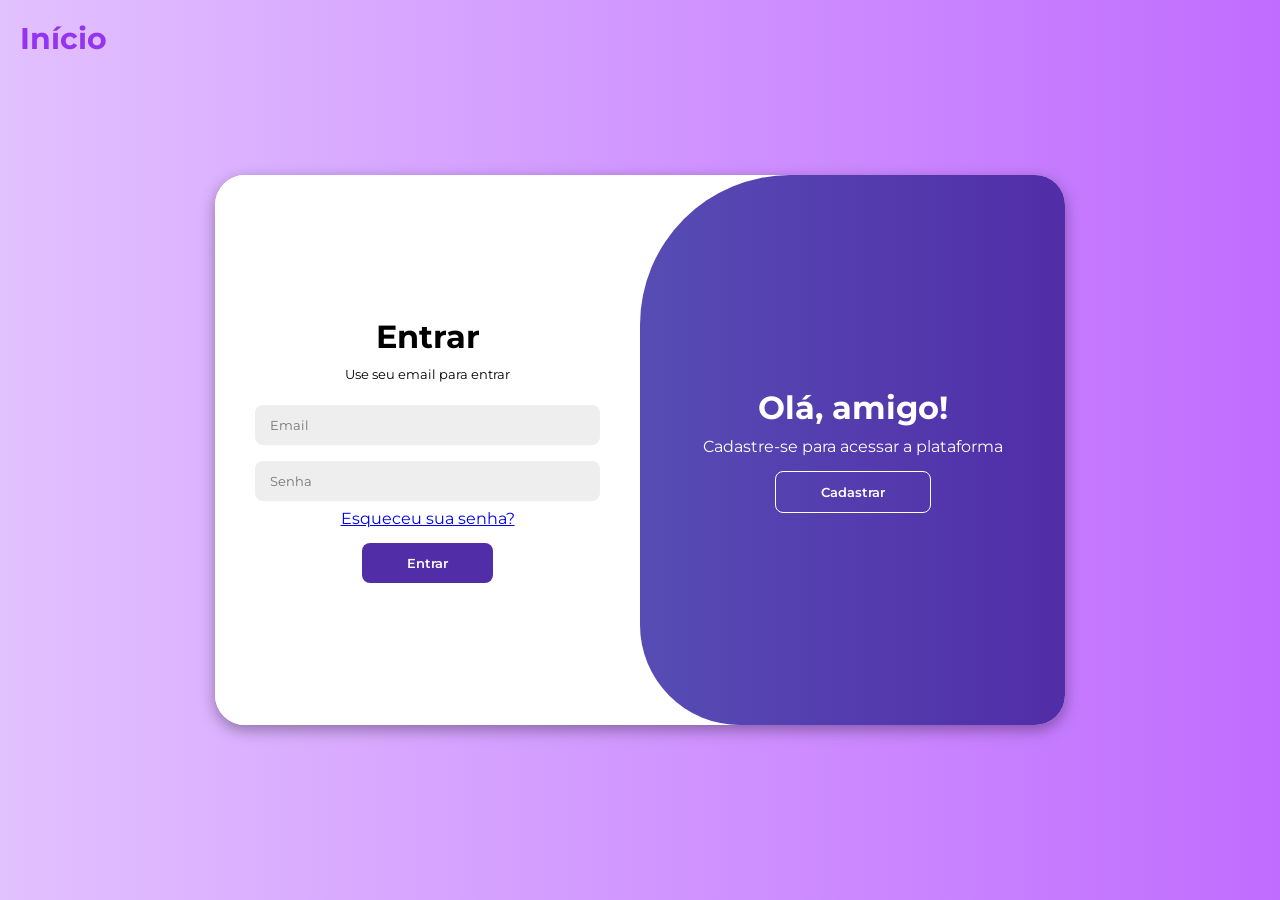
<file: ProjetoTCCetec/TelaCadastroLogin/index.html>
<!doctype html>
<html lang="pt-br">

<head>

    <meta charset="UTF-8" />
    <meta name="viewport" content="width=device-width, initial-scale=1.0" />

    <link rel="stylesheet" href="https://cdnjs.cloudflare.com/ajax/libs/font-awesome/6.5.1/css/all.min.css" />

    <link rel="stylesheet" href="style.css" />

    <title>First Step Dev</title>

    <style>
        .header {
            position: absolute;
            top: 20px;
            left: 20px;
            z-index: 1000;
        }

        .header nav a {
            text-decoration: none;
            color: rgb(148, 51, 240);
            font-size: 30px;
            font-weight: bold;
        }
    </style>

</head>

<body>

    <header class="header">

        <nav>
            <a href="../TelaMenu/Menu.html">Início</a>
        </nav>

    </header>

    <div class="container" id="container">

        <!-- CADASTRO -->
        <div class="form-container sign-up">

            <form>

                <h1>Criar Conta</h1>

                <span>Use seu email para se cadastrar</span>

                <input type="text" placeholder="Nome Completo" required pattern="^[A-Za-zÀ-ÿ]+(\s+[A-Za-zÀ-ÿ]+)+$"
                    title="Por favor, insira seu nome e pelo menos um sobrenome." />

                <input type="email" placeholder="Email" required pattern="^[a-zA-Z0-9._%+-]+@[a-zA-Z0-9.-]+\.com$"
                    title="Digite um email terminado em .com" />

                <input type="password" placeholder="Senha" required
                    pattern="^(?=.*[A-Za-z])(?=.*\d)(?=.*[@$!%*#?&]).{8,}$"
                    title="A senha deve ter no mínimo 8 caracteres, incluindo letra, número e caractere especial." />

                <input type="password" placeholder="Confirmar Senha" required />

                <select name="nivelCadastro" id="nivelCadastro" required class="selection">

                    <option value="" disabled selected>
                        Selecione...
                    </option>

                    <option value="aprendiz">
                        Aprendiz
                    </option>

                    <option value="profissional">
                        Profissional
                    </option>

                </select>

                <button type="submit">
                    Cadastrar
                </button>

            </form>

        </div>

        <!-- LOGIN -->
        <div class="form-container sign-in">

            <form id="formLogin">

                <h1>Entrar</h1>

                <span>Use seu email para entrar</span>

                <input type="email" placeholder="Email" required pattern="^[a-zA-Z0-9._%+-]+@[a-zA-Z0-9.-]+\.com$"
                    title="Digite um email terminado em .com" />

                <input type="password" placeholder="Senha" required
                    pattern="^(?=.*[A-Za-z])(?=.*\d)(?=.*[@$!%*#?&]).{8,}$"
                    title="A senha deve ter no mínimo 8 caracteres, incluindo letra, número e caractere especial." />

                <a href="TelaEsqueciSenha/Senha.html">
                    Esqueceu sua senha?
                </a>
                <button type="submit">
                    Entrar
                </button>

            </form>

        </div>

        <!-- PAINEL ROXO -->
        <div class="toggle-container">

            <div class="toggle">

                <div class="toggle-panel toggle-left">

                    <h1>Bem-vindo!</h1>

                    <p>Já possui uma conta?</p>

                    <button class="hidden" id="login">
                        Entrar
                    </button>

                </div>

                <div class="toggle-panel toggle-right">

                    <h1>Olá, amigo!</h1>

                    <p>Cadastre-se para acessar a plataforma</p>

                    <button class="hidden" id="register">
                        Cadastrar
                    </button>

                </div>

            </div>

        </div>

    </div>

    <script>

        const formLogin = document.getElementById("formLogin");

        formLogin.addEventListener("submit", function (event) {

            event.preventDefault();

            const email = formLogin.querySelector('input[type="email"]').value;

            const senha = formLogin.querySelector('input[type="password"]').value;

            if (email !== "" && senha !== "") {

                window.location.href = "TelaPrincipal/Principal.html";

            } else {

                alert("Preencha todos os campos!");

            }
        });

    </script>

    <script src="script.js"></script>

</body>

</html>
</file>
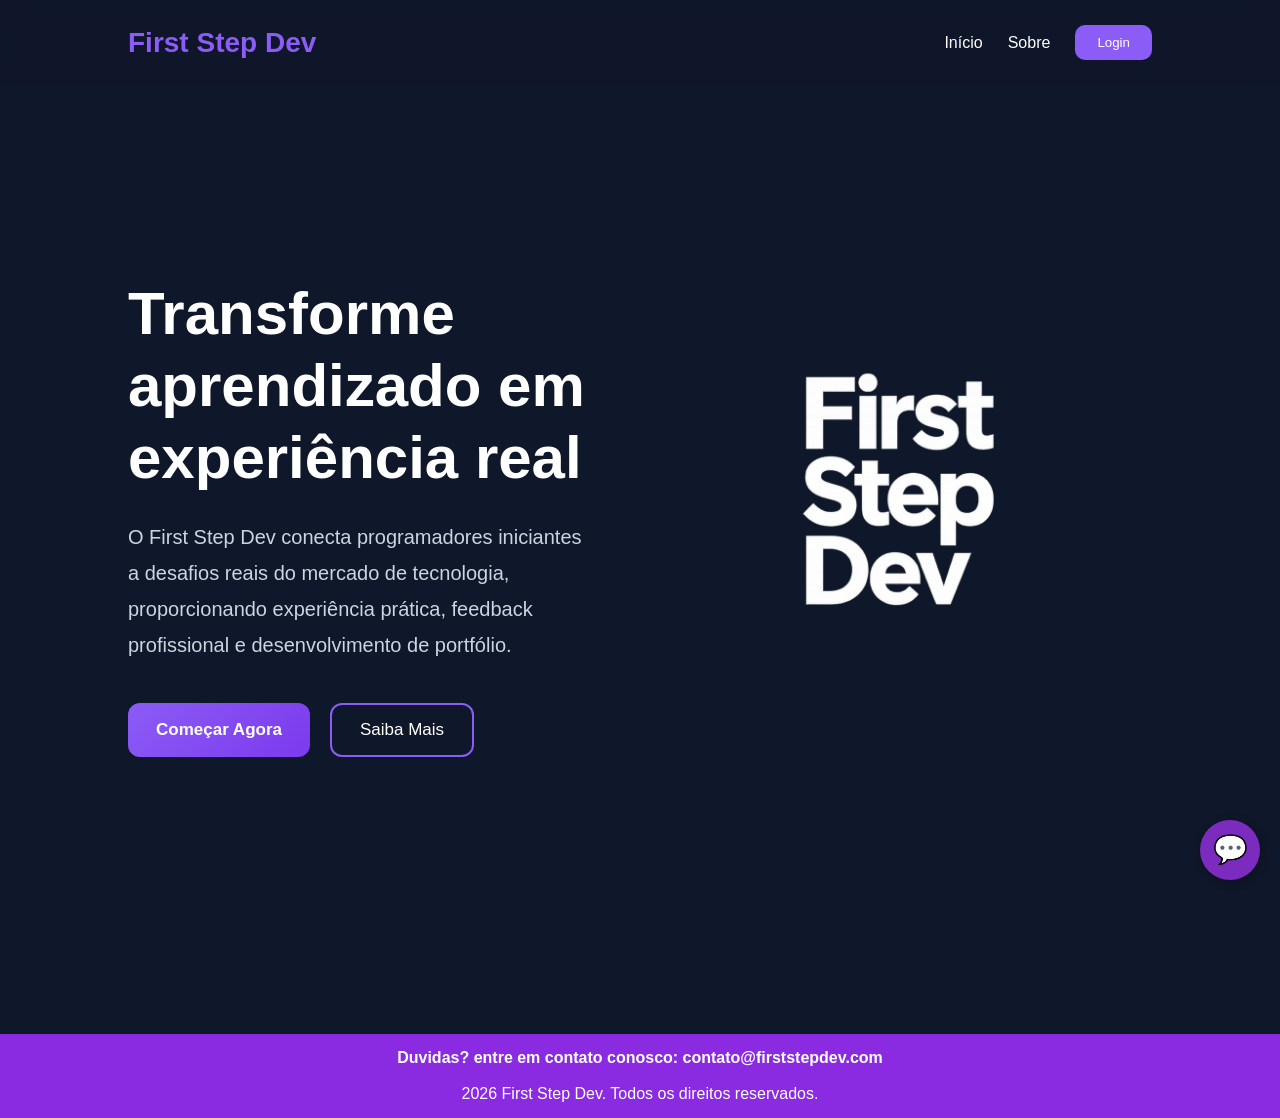
<file: ProjetoTCCetec/TelaMenu/Menu.html>
<!DOCTYPE html>
<html lang="pt-br">

<head>
    <meta charset="UTF-8">
    <meta name="viewport" content="width=device-width, initial-scale=1.0">

    <link rel="stylesheet" href="Menu.css">

    <title>First Step Dev</title>
</head>

<body>

    <!-- HEADER -->

    <header class="header">

        <a href="Menu.html" class="logo">
            First Step Dev
        </a>


        <nav>

            <a href="Menu.html">Início</a>
            <a href="TelaSobre/Sobre.html">
                Sobre
            </a>

            <button class="login-btn" onclick="irParaLogin()">
                Login
            </button>

        </nav>

    </header>

    <!-- HERO -->

    <section class="hero">

        <div class="hero-text">

            <h1>
                Transforme aprendizado em experiência real
            </h1>

            <p>
                O First Step Dev conecta programadores iniciantes
                a desafios reais do mercado de tecnologia,
                proporcionando experiência prática, feedback profissional
                e desenvolvimento de portfólio.
            </p>

            <div class="buttons">

                <button class="primary-btn" onclick="irParaLogin()">
                    Começar Agora
                </button>


                <button class="secondary-btn" onclick="window.location.href='TelaSobre/Sobre.html'">
                    Saiba Mais
                </button>

            </div>

        </div>

        <div class="hero-image">

            <img src="logo.png" alt="Imagem de Programação">

        </div>

    </section>

    <script src="Menu.js"></script>

    <footer class="rodape-principal">
        <a class="footer-link" href="mailto:contato@firststepdev.com">Duvidas? entre em contato conosco:
            contato@firststepdev.com </a>
        <br>
    
        <br>
        <p> 2026 First Step Dev. Todos os direitos reservados.</p>
    </footer>

    <a href="https://wa.me/5511956304792" class="whatsapp-float" target="_blank">
       💬
    </a>
</body>

</html>
</file>
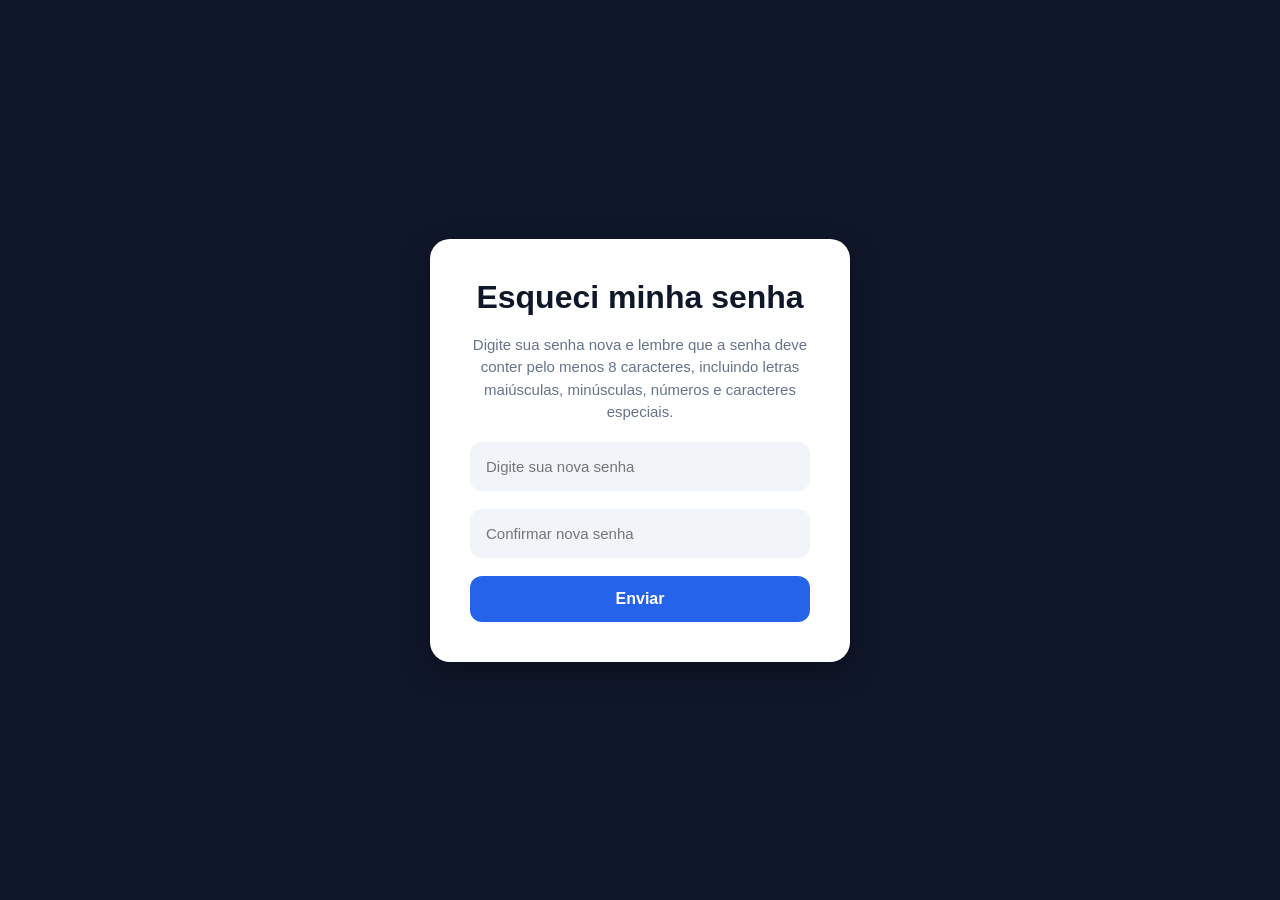
<file: ProjetoTCCetec/TelaCadastroLogin/TelaEsqueciSenha/Senha.html>
<!DOCTYPE html>
<html lang="pt-br">

<head>
    <meta charset="UTF-8">
    <meta name="viewport" content="width=device-width, initial-scale=1.0">
    <link rel="stylesheet" href="Senha.css">
    <title>Esqueci minha senha</title>
</head>

<body>
    <div class="container">
        <div class="form-container">
            <form>

                <h1>Esqueci minha senha</h1>

                <p>
                    Digite sua senha nova e lembre que a senha deve conter
                    pelo menos 8 caracteres, incluindo letras maiúsculas,
                    minúsculas, números e caracteres especiais.
                </p>

                <input 
                    type="password" 
                    name="nova_senha"
                    placeholder="Digite sua nova senha"
                    required
                     pattern="^(?=.*[A-Za-z])(?=.*\d)(?=.*[@$!%*#?&]).{8,}$"
            title="A senha deve ter no mínimo 8 caracteres, incluindo letra, número e caractere especial."
                >

                <input 
                    type="password" 
                    name="confirmar_senha"
                    placeholder="Confirmar nova senha"
                    required
                     pattern="^(?=.*[A-Za-z])(?=.*\d)(?=.*[@$!%*#?&]).{8,}$"
            title="A senha deve ter no mínimo 12 caracteres, incluindo letra, número e caractere especial."
                >

                <button type="submit" class="button">
                    Enviar
                </button>

            </form>
        </div>
    </div>
<script>

    const form = document.querySelector("form");

    form.addEventListener("submit", function(event){

        event.preventDefault();

        const novaSenha = document.querySelector('input[name="nova_senha"]').value;

        const confirmarSenha = document.querySelector('input[name="confirmar_senha"]').value;

        if(novaSenha !== confirmarSenha){

            alert("As senhas não coincidem!");
            return;

        }

        alert("Senha alterada com sucesso!");

        window.location.href = "../index.html";

    });

</script>

</body>

</html>
</file>
<file: ProjetoTCCetec/TelaCadastroLogin/style.css>
@import url('https://fonts.googleapis.com/css2?family=Montserrat:wght@300;400;500;600;700&display=swap');

*{
    margin: 0;
    padding: 0;
    box-sizing: border-box;
    font-family: 'Montserrat', sans-serif;
}

body{
    background: linear-gradient(to right, #e2c1ff, #c06cff);
    display: flex;
    justify-content: center;
    align-items: center;
    height: 100vh;
}

.container{
    position: relative;
    width: 850px;
    max-width: 100%;
    min-height: 550px;
    background: #fff;
    border-radius: 30px;
    overflow: hidden;
    box-shadow: 0 5px 15px rgba(0,0,0,0.35);
}

.form-container{
    position: absolute;
    top: 0;
    height: 100%;
    transition: all 0.6s ease-in-out;
}

.sign-in{
    left: 0;
    width: 50%;
    z-index: 2;
}

.container.active .sign-in{
    transform: translateX(100%);
}

.sign-up{
    left: 0;
    width: 50%;
    opacity: 0;
    z-index: 1;
}

.container.active .sign-up{
    transform: translateX(100%);
    opacity: 1;
    z-index: 5;
}

form{
    background: #fff;
    display: flex;
    align-items: center;
    justify-content: center;
    flex-direction: column;
    padding: 0 40px;
    height: 100%;
}

h1{
    margin-bottom: 10px;
}

span{
    font-size: 13px;
    margin-bottom: 15px;
}

input{
    background: #eee;
    border: none;
    margin: 8px 0;
    padding: 12px 15px;
    width: 100%;
    border-radius: 8px;
    outline: none;
}

button{
    background: #512da8;
    color: #fff;
    padding: 12px 45px;
    border: none;
    border-radius: 8px;
    margin-top: 15px;
    cursor: pointer;
    font-weight: 600;
}

button.hidden{
    background: transparent;
    border: 1px solid #fff;
}

.social-icons{
    margin: 20px 0;
}

.social-icons a{
    border: 1px solid #ccc;
    border-radius: 20%;
    display: inline-flex;
    justify-content: center;
    align-items: center;
    width: 40px;
    height: 40px;
    margin: 0 5px;
    color: #333;
    text-decoration: none;
}

.toggle-container{
    position: absolute;
    top: 0;
    left: 50%;
    width: 50%;
    height: 100%;
    overflow: hidden;
    transition: all 0.6s ease-in-out;
    border-radius: 150px 0 0 100px;
    z-index: 1000;
}

.container.active .toggle-container{
    transform: translateX(-100%);
    border-radius: 0 150px 100px 0;
}

.toggle{
    background: linear-gradient(to right, #5c6bc0, #512da8);
    color: #fff;
    position: relative;
    left: -100%;
    width: 200%;
    height: 100%;
    transform: translateX(0);
    transition: all 0.6s ease-in-out;
}

.container.active .toggle{
    transform: translateX(50%);
}

.toggle-panel{
    position: absolute;
    width: 50%;
    height: 100%;
    display: flex;
    align-items: center;
    justify-content: center;
    flex-direction: column;
    text-align: center;
    padding: 0 30px;
    top: 0;
}

.toggle-left{
    transform: translateX(-200%);
}

.container.active .toggle-left{
    transform: translateX(0);
}

.toggle-right{
    right: 0;
    transform: translateX(0);
}

.container.active .toggle-right{
    transform: translateX(200%);
}

nav{
    display: flex;
    align-items: center;
    gap: 25px;
}

nav a{
    text-decoration: none;
    color: white;
    transition: 0.3s;
}

nav a:hover{
    color: #8b5cf6;
}

.selection{
    background: #eac7ff;
    border: none;
    margin: 8px 0;
    padding: 12px 15px;
    width: 100%;
    border-radius: 8px;
    outline: none;
}
</file>
<file: ProjetoTCCetec/TelaMenu/Menu.css>
*{
    margin: 0;
    padding: 0;
    box-sizing: border-box;
    font-family: Arial, Helvetica, sans-serif;
}

body{
    background: #0f172a;
    color: white;
}

/* HEADER */

.header{
    width: 100%;
    padding: 25px 10%;
    display: flex;
    justify-content: space-between;
    align-items: center;
    position: fixed;
    top: 0;
    backdrop-filter: blur(10px);
    background: rgba(15, 23, 42, 0.8);
}

.logo{
    text-decoration: none;
    color: #8b5cf6;
    font-size: 28px;
    font-weight: bold;
}

nav{
    display: flex;
    align-items: center;
    gap: 25px;
}

nav a{
    text-decoration: none;
    color: white;
    transition: 0.3s;
}

nav a:hover{
    color: #8b5cf6;
}

.login-btn{
    background: #8b5cf6;
    border: none;
    color: white;
    padding: 10px 22px;
    border-radius: 10px;
    cursor: pointer;
    transition: 0.3s;
}

.login-btn:hover{
    transform: scale(1.05);
}

/* HERO */

.hero{
    width: 100%;
    min-height: 100vh;
    padding: 140px 10%;
    display: flex;
    justify-content: space-between;
    align-items: center;
    gap: 60px;
}

.hero-text{
    max-width: 600px;
}

.hero-text h1{
    font-size: 60px;
    margin-bottom: 25px;
    line-height: 1.2;
}

.hero-text p{
    font-size: 20px;
    color: #cbd5e1;
    line-height: 1.8;
}

.buttons{
    margin-top: 40px;
    display: flex;
    gap: 20px;
}

.primary-btn{
    background: linear-gradient(135deg, #8b5cf6, #7c3aed);
    border: none;
    color: white;
    padding: 15px 28px;
    border-radius: 12px;
    cursor: pointer;
    font-size: 17px;
    font-weight: bold;
    transition: 0.3s;
}

.primary-btn:hover{
    transform: scale(1.05);
}

.secondary-btn{
    background: transparent;
    border: 2px solid #8b5cf6;
    color: white;
    padding: 15px 28px;
    border-radius: 12px;
    cursor: pointer;
    font-size: 17px;
    transition: 0.3s;
}

.secondary-btn:hover{
    background: #8b5cf6;
}

.hero-image img{
    width: 500px;
    animation: float 3s ease-in-out infinite;
}


/* PASSOS */

.steps-section{
    padding: 120px 10%;
    text-align: center;
}

.steps-section h2{
    font-size: 42px;
    margin-bottom: 70px;
}

.steps{
    display: flex;
    justify-content: center;
    gap: 50px;
    flex-wrap: wrap;
}

.step{
    background: #1e293b;
    padding: 40px;
    width: 250px;
    border-radius: 20px;
}

.step span{
    width: 60px;
    height: 60px;
    background: #8b5cf6;
    display: flex;
    justify-content: center;
    align-items: center;
    border-radius: 50%;
    margin: auto;
    margin-bottom: 20px;
    font-size: 22px;
    font-weight: bold;
}

/* CTA */

.cta{
    padding: 120px 10%;
    text-align: center;
}

.cta h2{
    font-size: 48px;
    margin-bottom: 40px;
}

.cta button{
    background: linear-gradient(135deg, #8b5cf6, #7c3aed);
    border: none;
    color: white;
    padding: 18px 35px;
    border-radius: 14px;
    cursor: pointer;
    font-size: 18px;
    font-weight: bold;
    transition: 0.3s;
}

.cta button:hover{
    transform: scale(1.05);
}

/* ANIMAÇÃO */

@keyframes float{
    0%{
        transform: translateY(0px);
    }

    50%{
        transform: translateY(-20px);
    }

    100%{
        transform: translateY(0px);
    }
}

.rodape-principal {
    background-color: blueviolet;
    color: white;
    padding: 15px;
    text-align: center;
}

.footer-link {
    color: white;
    text-decoration: none;
    font-weight: bold;
}

.whatsapp-float {
    position: fixed;
    width: 60px;
    height: 60px;
    bottom: 20px;
    right: 20px;
    background-color: #7B2CBF;
    color: white;
    border-radius: 50%;
    text-align: center;
    font-size: 28px;
    line-height: 60px;
    box-shadow: 2px 2px 10px rgba(0, 0, 0, 0.3);
    z-index: 9999;
    transition: 0.3s;
    text-decoration: none;
}
</file>
<file: ProjetoTCCetec/TelaCadastroLogin/TelaEsqueciSenha/Senha.css>
*{
    margin: 0;
    padding: 0;
    box-sizing: border-box;
    font-family: 'Montserrat', sans-serif;
}

body{
    background: #0f172a;
    display: flex;
    justify-content: center;
    align-items: center;
    height: 100vh;
}

.container{
    width: 420px;
    background: #ffffff;
    border-radius: 20px;
    padding: 40px;
    box-shadow: 0 10px 30px rgba(0,0,0,0.35);
}

.form-container{
    width: 100%;
}

form{
    display: flex;
    flex-direction: column;
    gap: 18px;
}

h1{
    color: #0f172a;
    text-align: center;
    font-size: 32px;
}

p{
    color: #64748b;
    text-align: center;
    font-size: 15px;
    line-height: 1.5;
}

input{
    background: #f1f5f9;
    border: 2px solid transparent;
    padding: 14px;
    border-radius: 12px;
    outline: none;
    font-size: 15px;
    transition: 0.3s;
}

input:focus{
    border-color: #2563eb;
    background: #fff;
}

.button{
    background: #2563eb;
    color: white;
    border: none;
    padding: 14px;
    border-radius: 12px;
    font-size: 16px;
    font-weight: bold;
    cursor: pointer;
    transition: 0.3s;
}

.button:hover{
    background: #1d4ed8;
    transform: translateY(-2px);
}
</file>
